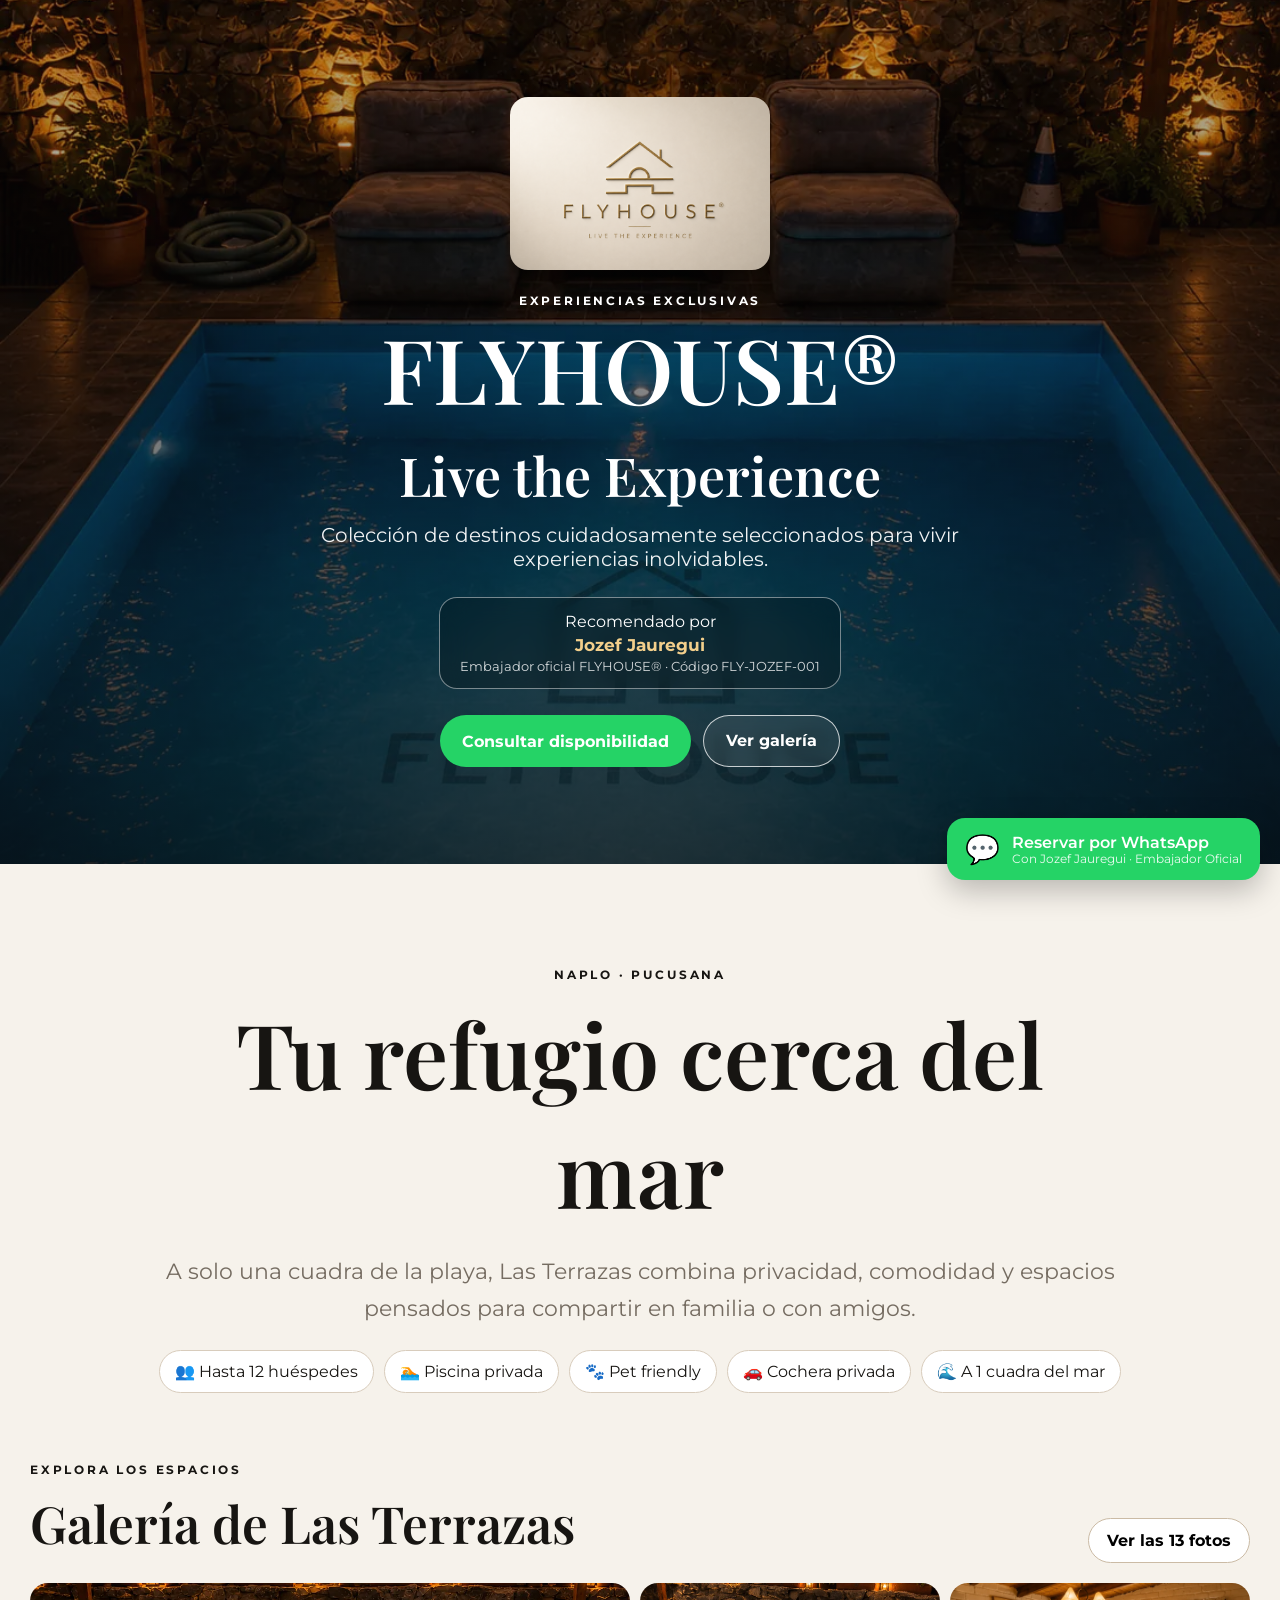
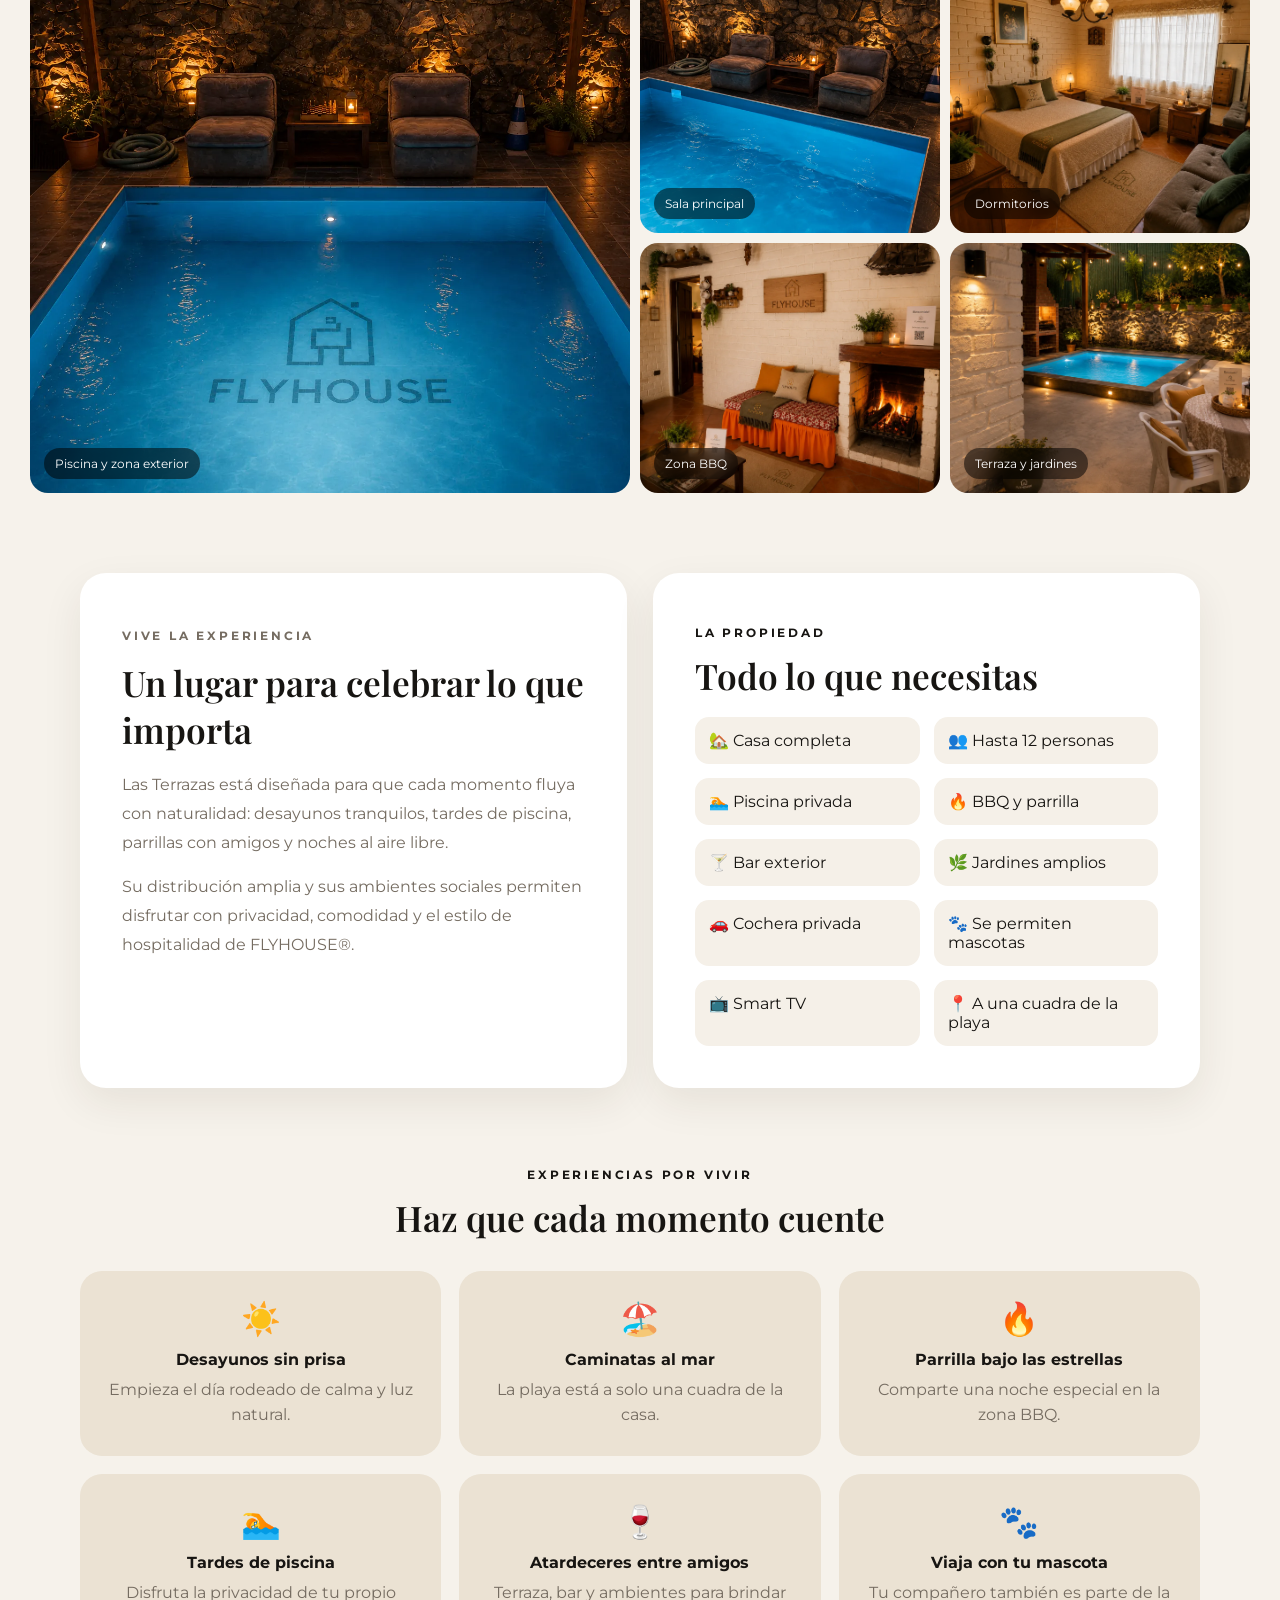
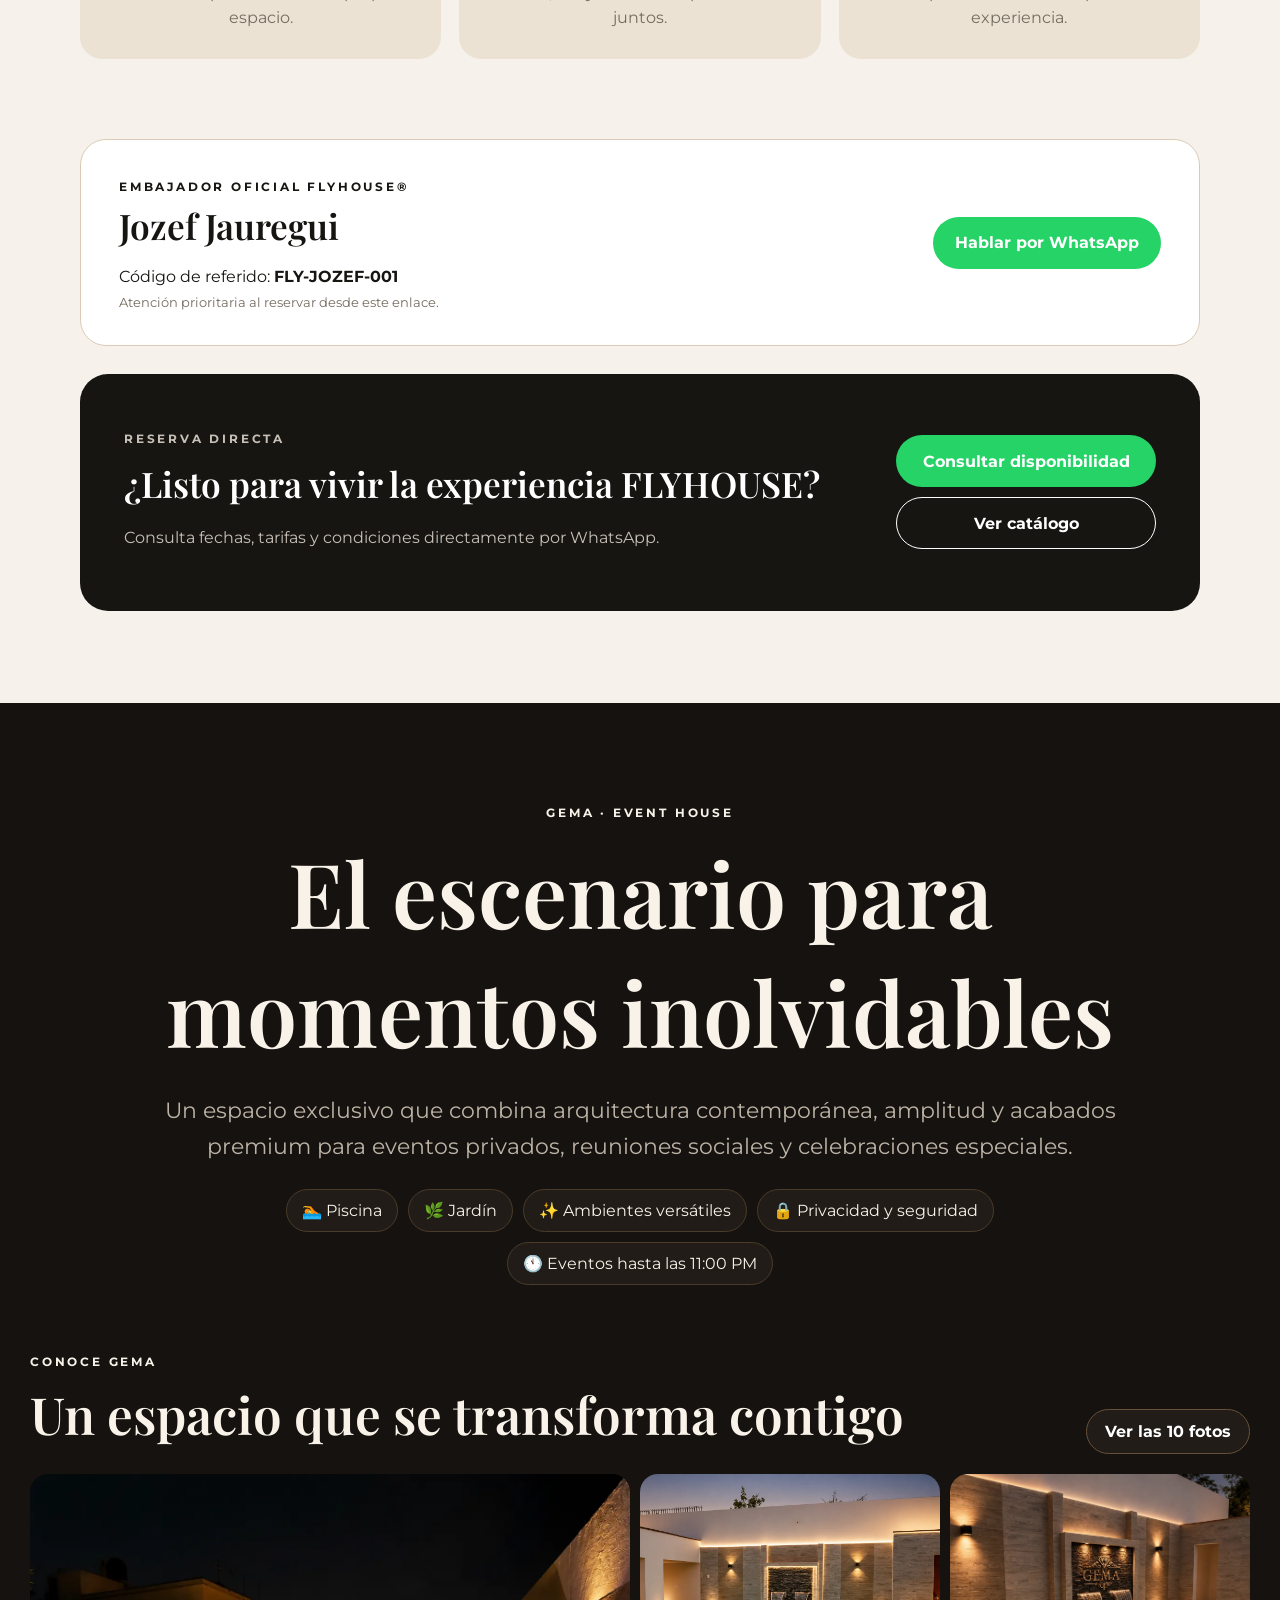
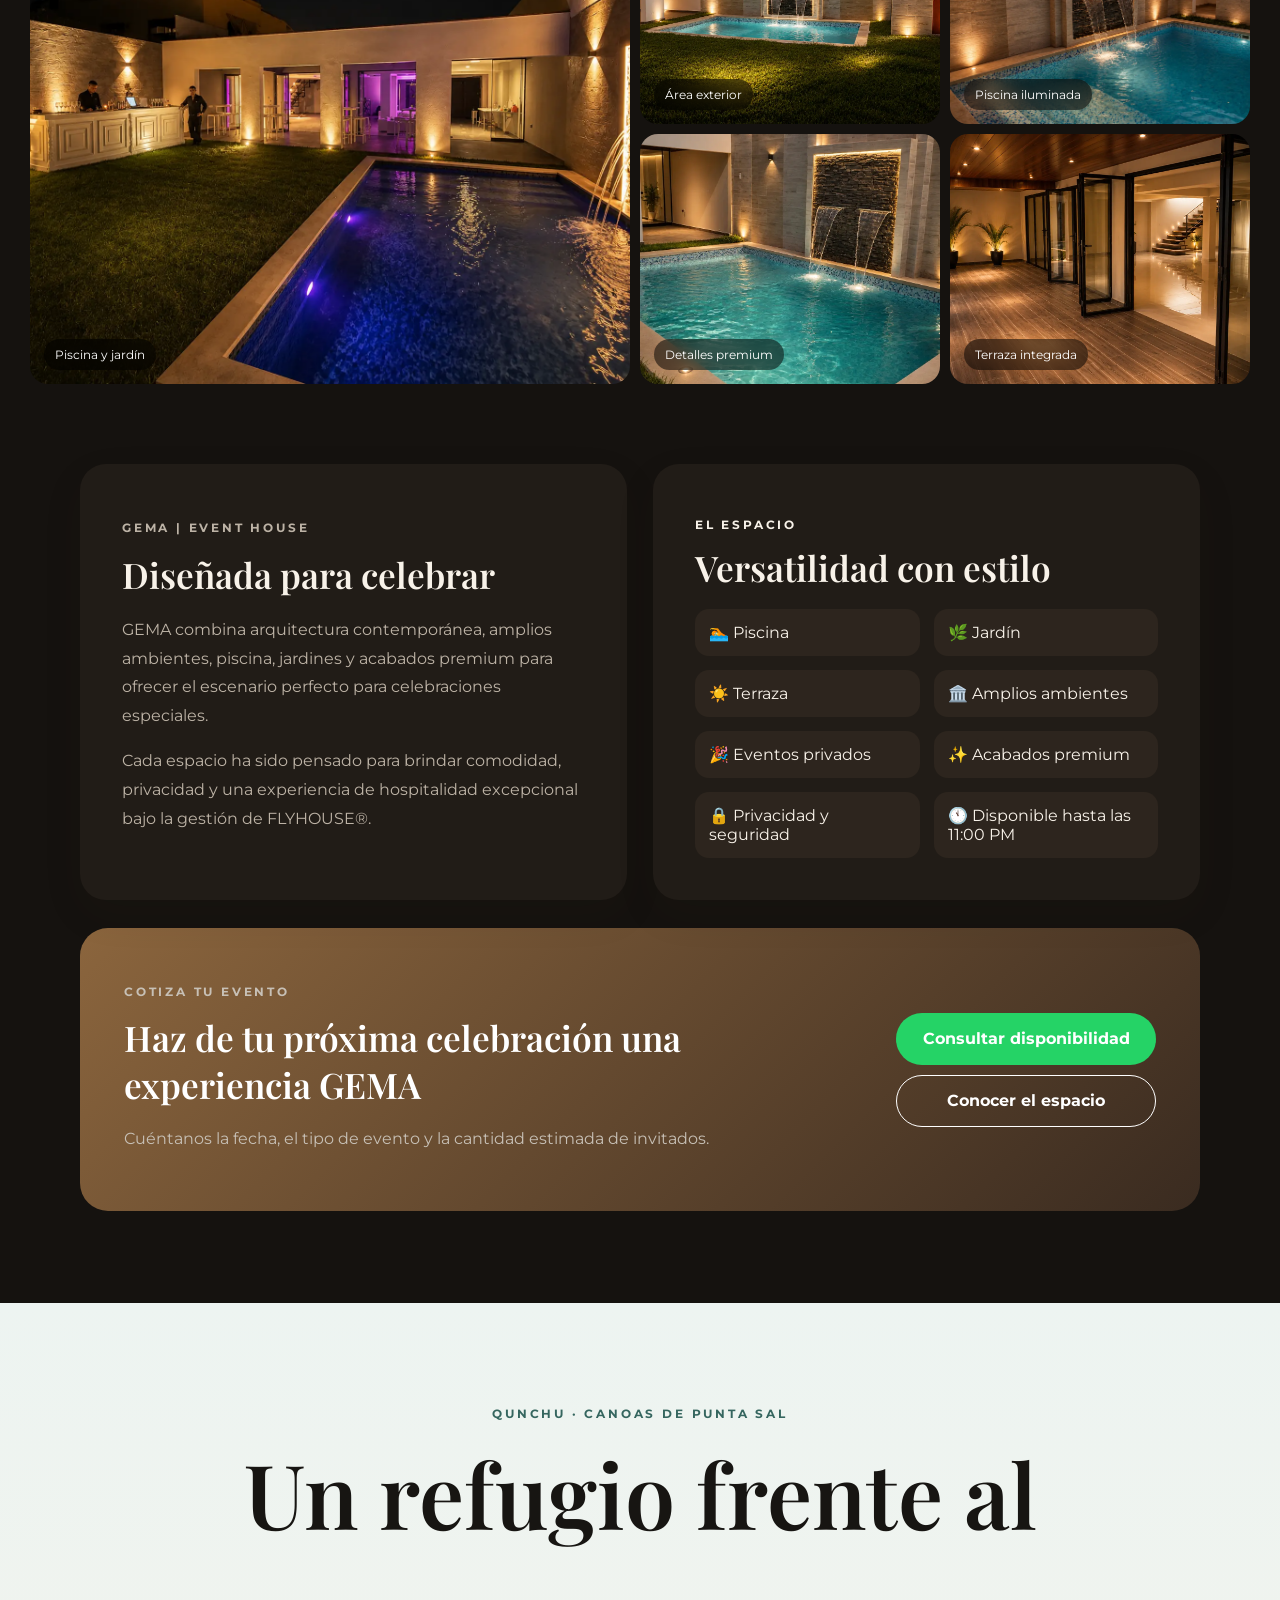
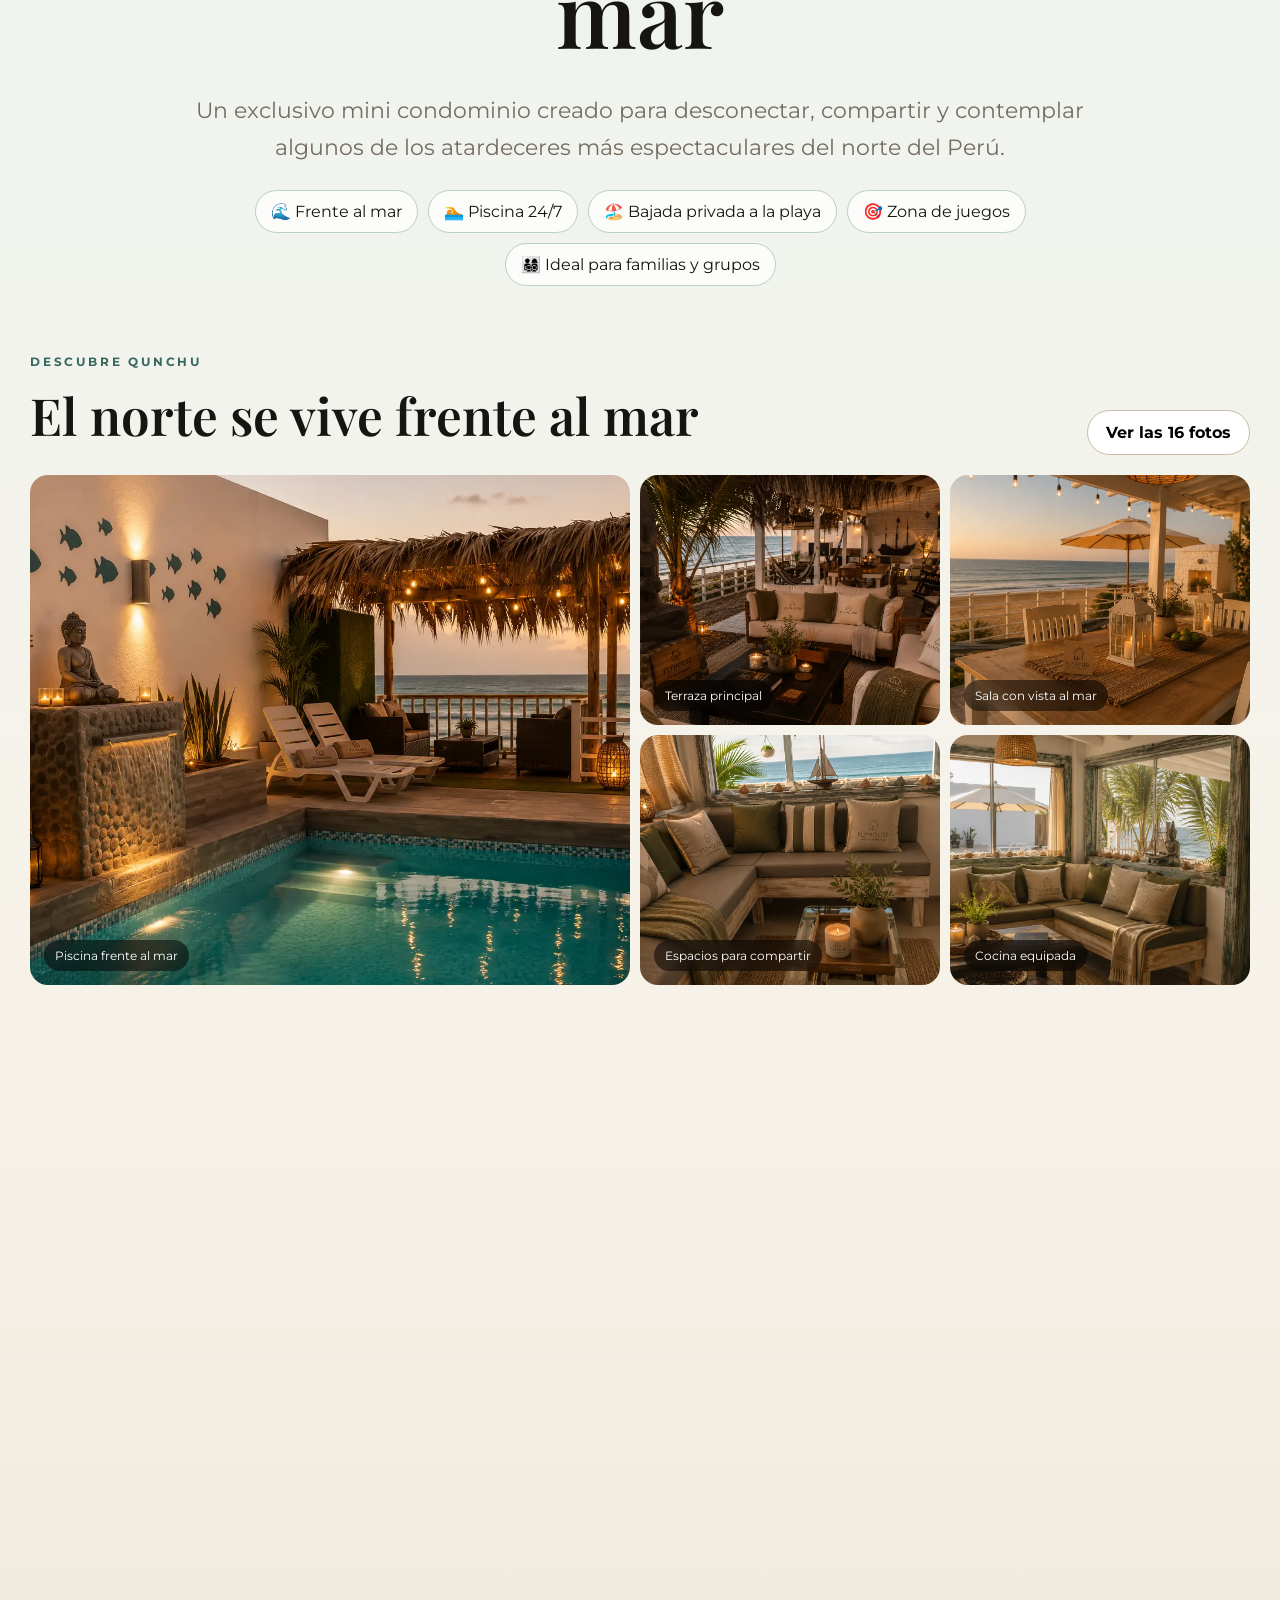
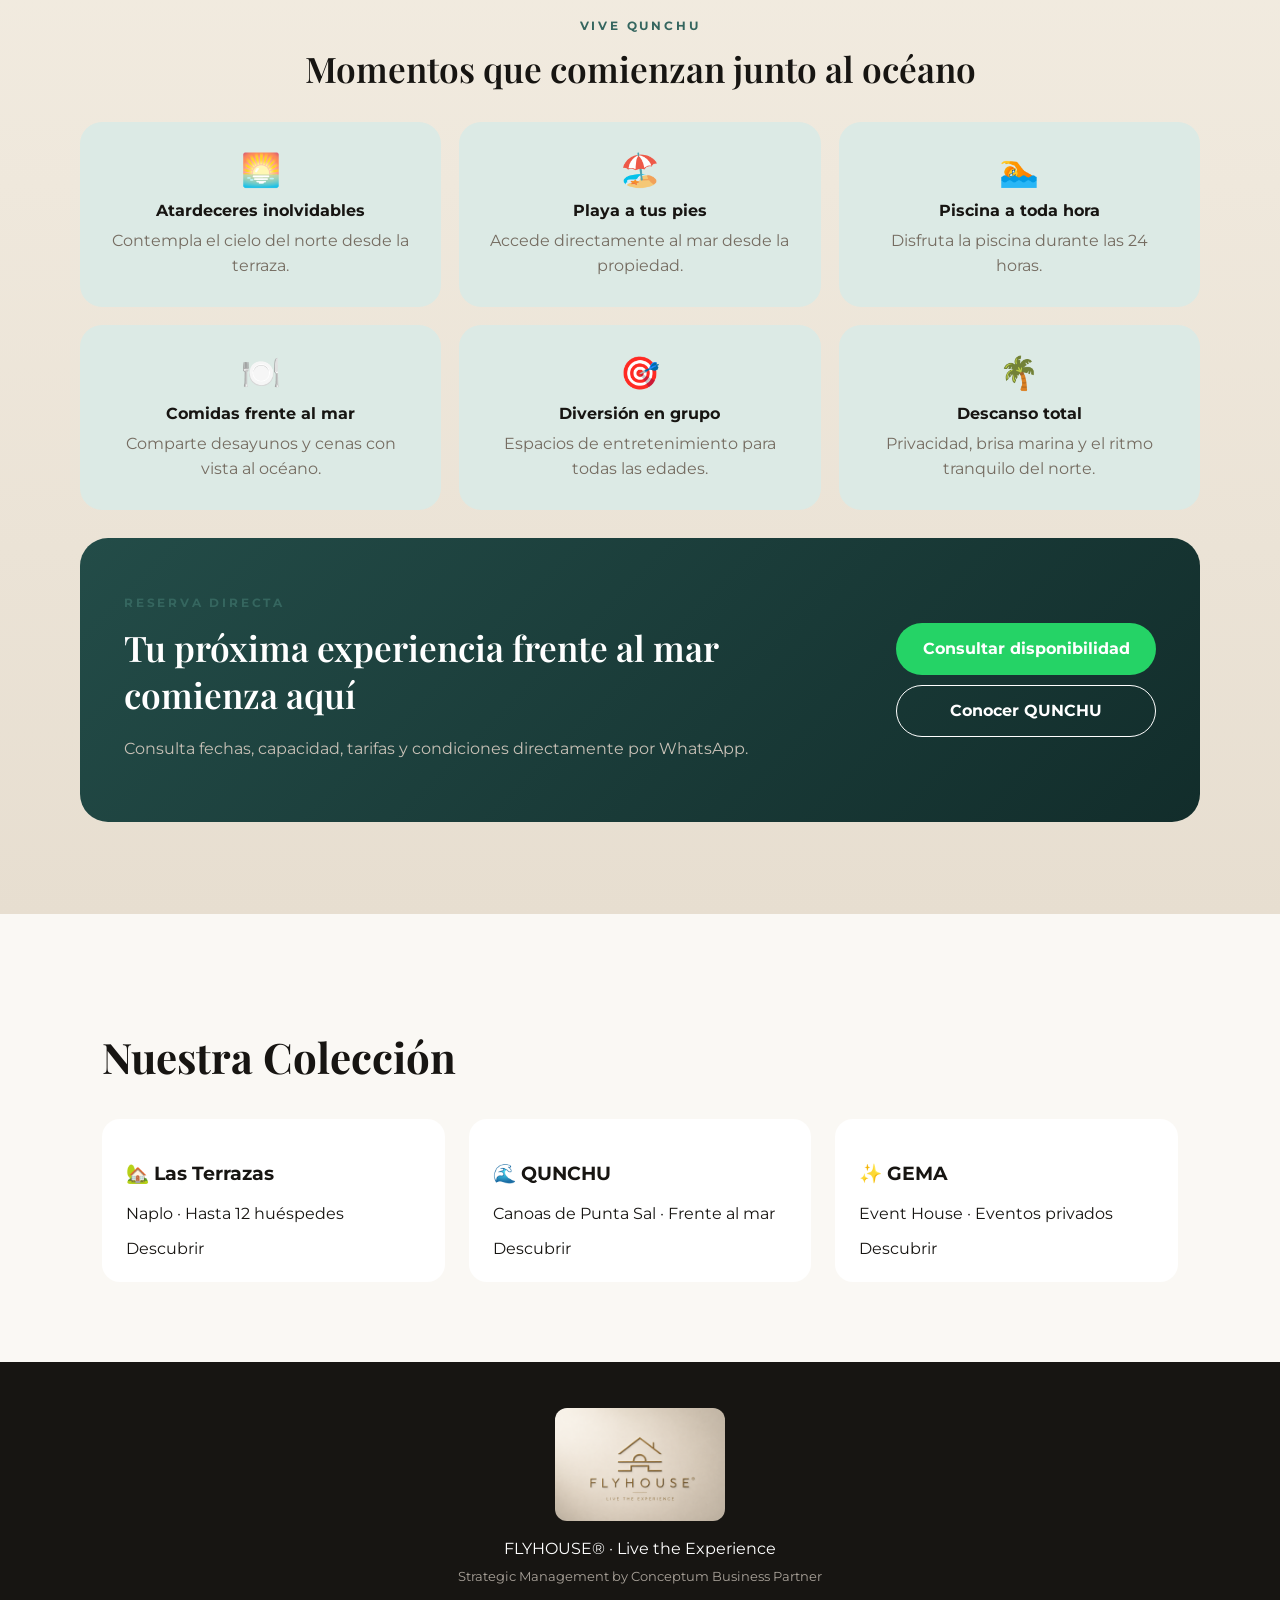
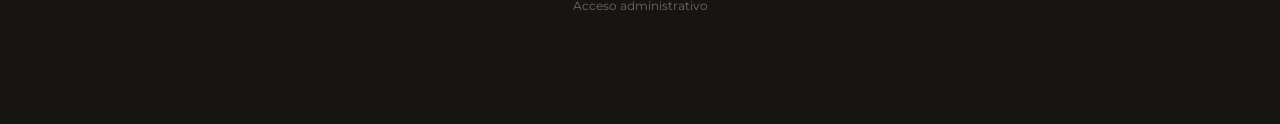
<file: index.html>
<!doctype html>
<html lang="es">
<head>
  <meta charset="utf-8" />
  <meta name="viewport" content="width=device-width, initial-scale=1" />
  <meta name="description" content="Las Terrazas · Naplo, una experiencia privada gestionada por FLYHOUSE®." />
  <title>FLYHOUSE® | Live the Experience</title>
  <link rel="preconnect" href="https://fonts.googleapis.com">
  <link rel="preconnect" href="https://fonts.gstatic.com" crossorigin>
  <link href="https://fonts.googleapis.com/css2?family=Montserrat:wght@400;500;600;700&family=Playfair+Display:wght@500;600&display=swap" rel="stylesheet">
  <link rel="stylesheet" href="styles.css" />
</head>
<body>
  <main>
    <section class="hero">
      <div class="hero-overlay"></div>
      <div class="hero-content reveal">
        <img class="brand-logo" src="assets/flyhouse-logo.png" alt="FLYHOUSE" />
        <p class="eyebrow">EXPERIENCIAS EXCLUSIVAS</p>
        <h1>FLYHOUSE®<br><span style="font-size:.6em">Live the Experience</span></h1>
        <p class="hero-copy">Colección de destinos cuidadosamente seleccionados para vivir experiencias inolvidables.</p>
        <div class="referral">
          <span>Recomendado por</span>
          <strong id="ambassadorName">Jozef Jauregui</strong>
          <small>Embajador oficial FLYHOUSE® · Código FLY-JOZEF-001</small>
        </div>
        <div class="hero-actions">
          <a class="btn btn-primary whatsapp-link" data-property="LAS TERRAZAS · NAPLO" href="#">Consultar disponibilidad</a>
          <a class="btn btn-ghost" href="#galeria">Ver galería</a>
        </div>
      </div>
    </section>

    <section id="naplo" class="property-detail">
      <div class="detail-intro reveal">
        <p class="eyebrow">NAPLO · PUCUSANA</p>
        <h2>Tu refugio cerca del mar</h2>
        <p class="lead">A solo una cuadra de la playa, Las Terrazas combina privacidad, comodidad y espacios pensados para compartir en familia o con amigos.</p>
        <div class="quick-facts">
          <span>👥 Hasta 12 huéspedes</span>
          <span>🏊 Piscina privada</span>
          <span>🐾 Pet friendly</span>
          <span>🚗 Cochera privada</span>
          <span>🌊 A 1 cuadra del mar</span>
        </div>
      </div>

      <section id="galeria" class="gallery-section reveal">
        <div class="section-heading">
          <div>
            <p class="eyebrow">EXPLORA LOS ESPACIOS</p>
            <h3>Galería de Las Terrazas</h3>
          </div>
          <button id="openGallery" class="gallery-count" type="button">Ver las 13 fotos</button>
        </div>

        <div class="gallery-premium">
          <button class="gallery-tile gallery-main" type="button" data-index="0">
            <img src="assets/naplo/naplo-01.webp" alt="Vista principal de Las Terrazas en Naplo">
            <span>Piscina y zona exterior</span>
          </button>
          <button class="gallery-tile" type="button" data-index="1">
            <img src="assets/naplo/naplo-02.webp" alt="Sala de Las Terrazas">
            <span>Sala principal</span>
          </button>
          <button class="gallery-tile" type="button" data-index="2">
            <img src="assets/naplo/naplo-03.webp" alt="Dormitorio de Las Terrazas">
            <span>Dormitorios</span>
          </button>
          <button class="gallery-tile" type="button" data-index="3">
            <img src="assets/naplo/naplo-04.webp" alt="Zona BBQ de Las Terrazas">
            <span>Zona BBQ</span>
          </button>
          <button class="gallery-tile" type="button" data-index="4">
            <img src="assets/naplo/naplo-05.webp" alt="Terraza de Las Terrazas">
            <span>Terraza y jardines</span>
          </button>
        </div>
      </section>

      <div class="detail-columns reveal">
        <article class="story-card">
          <p class="eyebrow">VIVE LA EXPERIENCIA</p>
          <h3>Un lugar para celebrar lo que importa</h3>
          <p>Las Terrazas está diseñada para que cada momento fluya con naturalidad: desayunos tranquilos, tardes de piscina, parrillas con amigos y noches al aire libre.</p>
          <p>Su distribución amplia y sus ambientes sociales permiten disfrutar con privacidad, comodidad y el estilo de hospitalidad de FLYHOUSE®.</p>
        </article>

        <article class="feature-card">
          <p class="eyebrow">LA PROPIEDAD</p>
          <h3>Todo lo que necesitas</h3>
          <div class="feature-list">
            <span>🏡 Casa completa</span>
            <span>👥 Hasta 12 personas</span>
            <span>🏊 Piscina privada</span>
            <span>🔥 BBQ y parrilla</span>
            <span>🍸 Bar exterior</span>
            <span>🌿 Jardines amplios</span>
            <span>🚗 Cochera privada</span>
            <span>🐾 Se permiten mascotas</span>
            <span>📺 Smart TV</span>
            <span>📍 A una cuadra de la playa</span>
          </div>
        </article>
      </div>

      <section class="experiences reveal">
        <p class="eyebrow">EXPERIENCIAS POR VIVIR</p>
        <h3>Haz que cada momento cuente</h3>
        <div class="experience-grid">
          <article><strong>☀️</strong><h4>Desayunos sin prisa</h4><p>Empieza el día rodeado de calma y luz natural.</p></article>
          <article><strong>🏖️</strong><h4>Caminatas al mar</h4><p>La playa está a solo una cuadra de la casa.</p></article>
          <article><strong>🔥</strong><h4>Parrilla bajo las estrellas</h4><p>Comparte una noche especial en la zona BBQ.</p></article>
          <article><strong>🏊</strong><h4>Tardes de piscina</h4><p>Disfruta la privacidad de tu propio espacio.</p></article>
          <article><strong>🍷</strong><h4>Atardeceres entre amigos</h4><p>Terraza, bar y ambientes para brindar juntos.</p></article>
          <article><strong>🐾</strong><h4>Viaja con tu mascota</h4><p>Tu compañero también es parte de la experiencia.</p></article>
        </div>
      </section>

      <div class="ambassador-card reveal">
        <div>
          <p class="eyebrow">EMBAJADOR OFICIAL FLYHOUSE®</p>
          <h3>Jozef Jauregui</h3>
          <p>Código de referido: <strong>FLY-JOZEF-001</strong></p>
          <small>Atención prioritaria al reservar desde este enlace.</small>
        </div>
        <a class="btn btn-primary whatsapp-link" data-property="LAS TERRAZAS · NAPLO" href="#">Hablar por WhatsApp</a>
      </div>

      <div class="booking-panel reveal">
        <div>
          <p class="eyebrow">RESERVA DIRECTA</p>
          <h3>¿Listo para vivir la experiencia FLYHOUSE?</h3>
          <p>Consulta fechas, tarifas y condiciones directamente por WhatsApp.</p>
        </div>
        <div class="booking-actions">
          <a class="btn btn-primary whatsapp-link" data-property="LAS TERRAZAS · NAPLO" href="#">Consultar disponibilidad</a>
          <a class="btn btn-outline" href="https://wa.me/p/27838111119157081/51994335396" target="_blank" rel="noopener">Ver catálogo</a>
        </div>
      </div>
    </section>

    <section id="gema" class="property-detail property-detail-gema">
      <div class="detail-intro reveal">
        <p class="eyebrow">GEMA · EVENT HOUSE</p>
        <h2>El escenario para momentos inolvidables</h2>
        <p class="lead">Un espacio exclusivo que combina arquitectura contemporánea, amplitud y acabados premium para eventos privados, reuniones sociales y celebraciones especiales.</p>
        <div class="quick-facts">
          <span>🏊 Piscina</span>
          <span>🌿 Jardín</span>
          <span>✨ Ambientes versátiles</span>
          <span>🔒 Privacidad y seguridad</span>
          <span>🕚 Eventos hasta las 11:00 PM</span>
        </div>
      </div>

      <section class="gallery-section reveal">
        <div class="section-heading">
          <div>
            <p class="eyebrow">CONOCE GEMA</p>
            <h3>Un espacio que se transforma contigo</h3>
          </div>
          <button class="gallery-count open-property-gallery" data-gallery="gema" type="button">Ver las 10 fotos</button>
        </div>

        <div class="gallery-premium">
          <button class="gallery-tile gallery-main property-gallery-tile" type="button" data-gallery="gema" data-index="0">
            <img src="assets/gema/gema-01.webp" alt="GEMA Event House con piscina, jardín y bar">
            <span>Piscina y jardín</span>
          </button>
          <button class="gallery-tile property-gallery-tile" type="button" data-gallery="gema" data-index="1">
            <img src="assets/gema/gema-02.webp" alt="Vista amplia de la piscina y jardín de GEMA">
            <span>Área exterior</span>
          </button>
          <button class="gallery-tile property-gallery-tile" type="button" data-gallery="gema" data-index="2">
            <img src="assets/gema/gema-03.webp" alt="Detalle de la piscina de GEMA">
            <span>Piscina iluminada</span>
          </button>
          <button class="gallery-tile property-gallery-tile" type="button" data-gallery="gema" data-index="3">
            <img src="assets/gema/gema-04.webp" alt="Piscina y caída de agua de GEMA">
            <span>Detalles premium</span>
          </button>
          <button class="gallery-tile property-gallery-tile" type="button" data-gallery="gema" data-index="4">
            <img src="assets/gema/gema-05.webp" alt="Terraza conectada al salón principal de GEMA">
            <span>Terraza integrada</span>
          </button>
        </div>
      </section>

      <div class="detail-columns reveal">
        <article class="story-card">
          <p class="eyebrow">GEMA | EVENT HOUSE</p>
          <h3>Diseñada para celebrar</h3>
          <p>GEMA combina arquitectura contemporánea, amplios ambientes, piscina, jardines y acabados premium para ofrecer el escenario perfecto para celebraciones especiales.</p>
          <p>Cada espacio ha sido pensado para brindar comodidad, privacidad y una experiencia de hospitalidad excepcional bajo la gestión de FLYHOUSE®.</p>
        </article>

        <article class="feature-card">
          <p class="eyebrow">EL ESPACIO</p>
          <h3>Versatilidad con estilo</h3>
          <div class="feature-list">
            <span>🏊 Piscina</span>
            <span>🌿 Jardín</span>
            <span>☀️ Terraza</span>
            <span>🏛️ Amplios ambientes</span>
            <span>🎉 Eventos privados</span>
            <span>✨ Acabados premium</span>
            <span>🔒 Privacidad y seguridad</span>
            <span>🕚 Disponible hasta las 11:00 PM</span>
          </div>
        </article>
      </div>

      <div class="booking-panel reveal">
        <div>
          <p class="eyebrow">COTIZA TU EVENTO</p>
          <h3>Haz de tu próxima celebración una experiencia GEMA</h3>
          <p>Cuéntanos la fecha, el tipo de evento y la cantidad estimada de invitados.</p>
        </div>
        <div class="booking-actions">
          <a class="btn btn-primary whatsapp-link" data-property="GEMA · EVENT HOUSE" href="#">Consultar disponibilidad</a>
          <a class="btn btn-outline" href="#gema">Conocer el espacio</a>
        </div>
      </div>
    </section>

    <section id="qunchu" class="property-detail property-detail-qunchu">
      <div class="detail-intro reveal">
        <p class="eyebrow">QUNCHU · CANOAS DE PUNTA SAL</p>
        <h2>Un refugio frente al mar</h2>
        <p class="lead">Un exclusivo mini condominio creado para desconectar, compartir y contemplar algunos de los atardeceres más espectaculares del norte del Perú.</p>
        <div class="quick-facts">
          <span>🌊 Frente al mar</span>
          <span>🏊 Piscina 24/7</span>
          <span>🏖️ Bajada privada a la playa</span>
          <span>🎯 Zona de juegos</span>
          <span>👨‍👩‍👧‍👦 Ideal para familias y grupos</span>
        </div>
      </div>

      <section class="gallery-section reveal">
        <div class="section-heading">
          <div>
            <p class="eyebrow">DESCUBRE QUNCHU</p>
            <h3>El norte se vive frente al mar</h3>
          </div>
          <button class="gallery-count open-property-gallery" data-gallery="qunchu" type="button">Ver las 16 fotos</button>
        </div>

        <div class="gallery-premium">
          <button class="gallery-tile gallery-main property-gallery-tile" type="button" data-gallery="qunchu" data-index="0">
            <img src="assets/qunchu/qunchu-01.webp" alt="Piscina de QUNCHU frente al océano al atardecer">
            <span>Piscina frente al mar</span>
          </button>
          <button class="gallery-tile property-gallery-tile" type="button" data-gallery="qunchu" data-index="1">
            <img src="assets/qunchu/qunchu-02.webp" alt="Terraza principal de QUNCHU con vista al océano">
            <span>Terraza principal</span>
          </button>
          <button class="gallery-tile property-gallery-tile" type="button" data-gallery="qunchu" data-index="2">
            <img src="assets/qunchu/qunchu-03.webp" alt="Sala con vista al mar en QUNCHU">
            <span>Sala con vista al mar</span>
          </button>
          <button class="gallery-tile property-gallery-tile" type="button" data-gallery="qunchu" data-index="3">
            <img src="assets/qunchu/qunchu-04.webp" alt="Sala interior de QUNCHU">
            <span>Espacios para compartir</span>
          </button>
          <button class="gallery-tile property-gallery-tile" type="button" data-gallery="qunchu" data-index="4">
            <img src="assets/qunchu/qunchu-05.webp" alt="Cocina equipada de QUNCHU frente al mar">
            <span>Cocina equipada</span>
          </button>
        </div>
      </section>

      <div class="detail-columns reveal">
        <article class="story-card">
          <p class="eyebrow">QUNCHU | CANOAS DE PUNTA SAL</p>
          <h3>Desconecta. Comparte. Recuerda.</h3>
          <p>Disfruta de acceso privado a la playa, piscina disponible las 24 horas, amplias áreas comunes y espacios de entretenimiento en un entorno privilegiado frente al océano.</p>
          <p>Cada detalle ha sido pensado para brindar privacidad, confort y una experiencia de hospitalidad excepcional bajo la gestión de FLYHOUSE®.</p>
        </article>

        <article class="feature-card">
          <p class="eyebrow">LA EXPERIENCIA</p>
          <h3>Todo para disfrutar el norte</h3>
          <div class="feature-list">
            <span>🌊 Ubicación frente al mar</span>
            <span>🏊 Piscina 24/7</span>
            <span>🏖️ Acceso privado a la playa</span>
            <span>🌅 Atardeceres únicos</span>
            <span>🛋️ Amplias áreas comunes</span>
            <span>🎯 Zona de juegos</span>
            <span>🔒 Privacidad y confort</span>
            <span>👨‍👩‍👧‍👦 Familias y grupos</span>
          </div>
        </article>
      </div>

      <section class="experiences reveal">
        <p class="eyebrow">VIVE QUNCHU</p>
        <h3>Momentos que comienzan junto al océano</h3>
        <div class="experience-grid">
          <article><strong>🌅</strong><h4>Atardeceres inolvidables</h4><p>Contempla el cielo del norte desde la terraza.</p></article>
          <article><strong>🏖️</strong><h4>Playa a tus pies</h4><p>Accede directamente al mar desde la propiedad.</p></article>
          <article><strong>🏊</strong><h4>Piscina a toda hora</h4><p>Disfruta la piscina durante las 24 horas.</p></article>
          <article><strong>🍽️</strong><h4>Comidas frente al mar</h4><p>Comparte desayunos y cenas con vista al océano.</p></article>
          <article><strong>🎯</strong><h4>Diversión en grupo</h4><p>Espacios de entretenimiento para todas las edades.</p></article>
          <article><strong>🌴</strong><h4>Descanso total</h4><p>Privacidad, brisa marina y el ritmo tranquilo del norte.</p></article>
        </div>
      </section>

      <div class="booking-panel reveal">
        <div>
          <p class="eyebrow">RESERVA DIRECTA</p>
          <h3>Tu próxima experiencia frente al mar comienza aquí</h3>
          <p>Consulta fechas, capacidad, tarifas y condiciones directamente por WhatsApp.</p>
        </div>
        <div class="booking-actions">
          <a class="btn btn-primary whatsapp-link" data-property="QUNCHU · CANOAS DE PUNTA SAL" href="#">Consultar disponibilidad</a>
          <a class="btn btn-outline" href="#qunchu">Conocer QUNCHU</a>
        </div>
      </div>
    </section>
  
<section style="padding:80px 8%;background:#faf8f4">
<h2 style="font-family:Playfair Display,serif;font-size:42px">Nuestra Colección</h2>
<div style="display:grid;grid-template-columns:repeat(auto-fit,minmax(260px,1fr));gap:24px;margin-top:32px">
<div style="padding:24px;border-radius:18px;background:white"><h3>🏡 Las Terrazas</h3><p>Naplo · Hasta 12 huéspedes</p><a href="#">Descubrir</a></div>
<div style="padding:24px;border-radius:18px;background:white"><h3>🌊 QUNCHU</h3><p>Canoas de Punta Sal · Frente al mar</p><a href="#qunchu">Descubrir</a></div>
<div style="padding:24px;border-radius:18px;background:white"><h3>✨ GEMA</h3><p>Event House · Eventos privados</p><a href="#gema">Descubrir</a></div>
</div></section>
</main>

  <dialog id="lightbox" aria-label="Galería de propiedades FLYHOUSE">
    <div class="lightbox-bar">
      <button id="closeLightbox" aria-label="Cerrar galería">×</button>
      <span id="lightboxCounter">1 / 13</span>
    </div>
    <button id="prevImage" class="lightbox-nav prev" aria-label="Imagen anterior">‹</button>
    <img id="lightboxImage" alt="Fotografía ampliada de Las Terrazas">
    <button id="nextImage" class="lightbox-nav next" aria-label="Imagen siguiente">›</button>
    <p id="lightboxCaption"></p>
  </dialog>

  <footer>
    <img src="assets/flyhouse-logo.png" alt="FLYHOUSE" />
    <p>FLYHOUSE® · Live the Experience</p>
    <small>Strategic Management by Conceptum Business Partner</small><br><a class="admin-access" href="admin/">Acceso administrativo</a>
  </footer>

  <a id="floatingWA" class="floating-wa whatsapp-link" data-property="LAS TERRAZAS · NAPLO" href="#">
    <span class="icon">💬</span>
    <div>
      <div>Reservar por WhatsApp</div>
      <small>Con Jozef Jauregui · Embajador Oficial</small>
    </div>
  </a>

  <script src="script.js"></script>
</body>
</html>
</file>
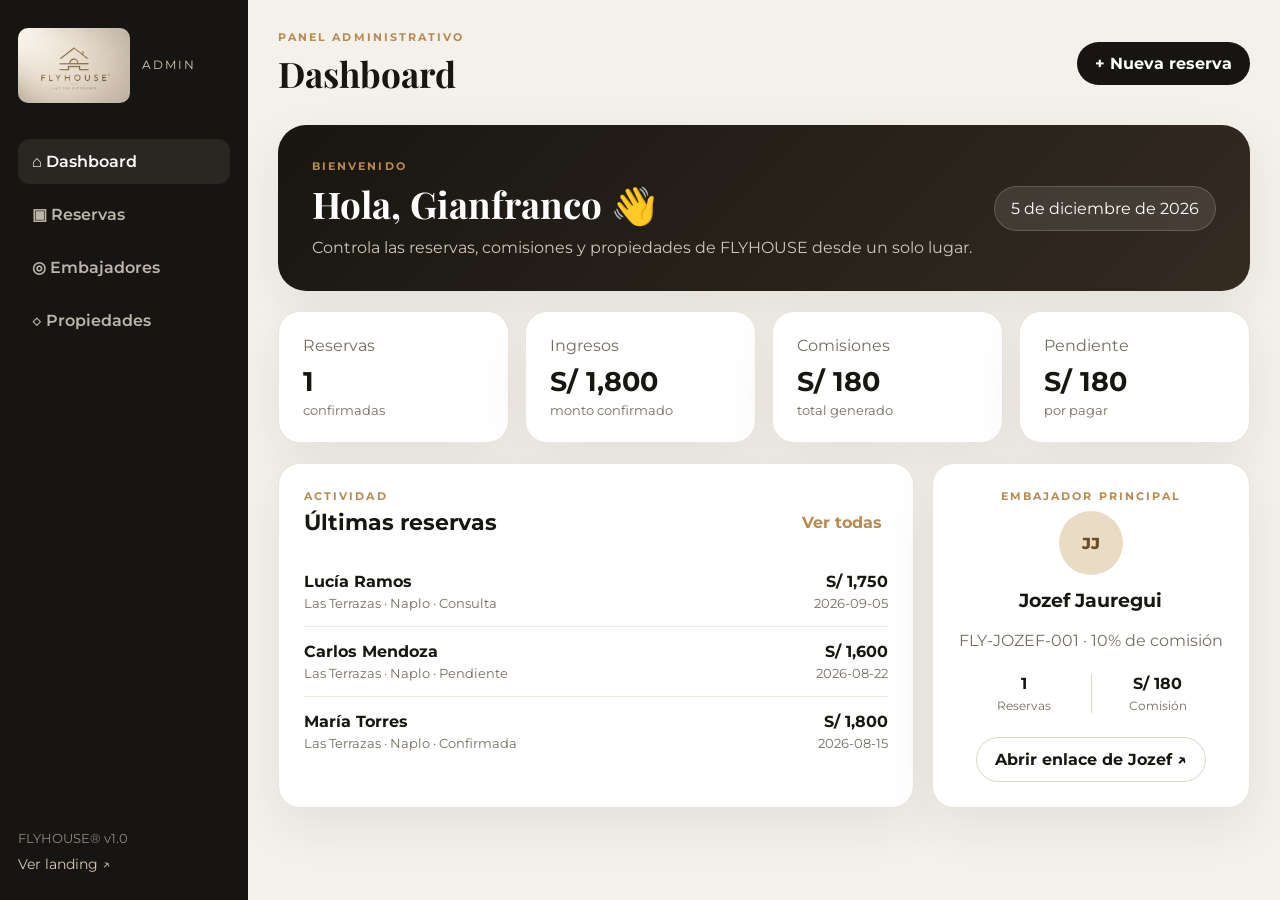
<file: admin/index.html>
<!doctype html>
<html lang="es">
<head>
  <meta charset="utf-8" />
  <meta name="viewport" content="width=device-width, initial-scale=1" />
  <meta name="robots" content="noindex,nofollow" />
  <title>FLYHOUSE Admin</title>
  <link rel="preconnect" href="https://fonts.googleapis.com">
  <link rel="preconnect" href="https://fonts.gstatic.com" crossorigin>
  <link href="https://fonts.googleapis.com/css2?family=Montserrat:wght@400;500;600;700&family=Playfair+Display:wght@600&display=swap" rel="stylesheet">
  <link rel="stylesheet" href="admin.css" />
</head>
<body>
  <aside class="sidebar" id="sidebar">
    <a class="brand" href="../index.html"><img src="../assets/flyhouse-logo.png" alt="FLYHOUSE"><span>ADMIN</span></a>
    <nav>
      <button class="nav-item active" data-view="dashboard">⌂ <span>Dashboard</span></button>
      <button class="nav-item" data-view="reservas">▣ <span>Reservas</span></button>
      <button class="nav-item" data-view="embajadores">◎ <span>Embajadores</span></button>
      <button class="nav-item" data-view="propiedades">◇ <span>Propiedades</span></button>
    </nav>
    <div class="sidebar-footer"><small>FLYHOUSE® v1.0</small><a href="../index.html">Ver landing ↗</a></div>
  </aside>

  <main class="app-shell">
    <header class="topbar">
      <button id="menuToggle" class="menu-toggle" aria-label="Abrir menú">☰</button>
      <div><p class="eyebrow">PANEL ADMINISTRATIVO</p><h1 id="pageTitle">Dashboard</h1></div>
      <button class="primary-btn" id="newReservation">+ Nueva reserva</button>
    </header>

    <section id="dashboard" class="view active">
      <div class="welcome-card">
        <div><p class="eyebrow">BIENVENIDO</p><h2>Hola, Gianfranco 👋</h2><p>Controla las reservas, comisiones y propiedades de FLYHOUSE desde un solo lugar.</p></div>
        <div class="date-chip" id="todayLabel"></div>
      </div>

      <div class="stats-grid">
        <article class="stat-card"><span>Reservas</span><strong id="statReservations">0</strong><small>confirmadas</small></article>
        <article class="stat-card"><span>Ingresos</span><strong id="statRevenue">S/ 0</strong><small>monto confirmado</small></article>
        <article class="stat-card"><span>Comisiones</span><strong id="statCommission">S/ 0</strong><small>total generado</small></article>
        <article class="stat-card"><span>Pendiente</span><strong id="statPending">S/ 0</strong><small>por pagar</small></article>
      </div>

      <div class="dashboard-grid">
        <article class="panel">
          <div class="panel-head"><div><p class="eyebrow">ACTIVIDAD</p><h3>Últimas reservas</h3></div><button class="text-btn" data-go="reservas">Ver todas</button></div>
          <div id="recentReservations" class="reservation-list"></div>
        </article>
        <article class="panel ambassador-summary">
          <p class="eyebrow">EMBAJADOR PRINCIPAL</p>
          <div class="avatar">JJ</div><h3>Jozef Jauregui</h3><p class="muted">FLY-JOZEF-001 · 10% de comisión</p>
          <div class="mini-metrics"><div><strong id="jozefReservations">0</strong><span>Reservas</span></div><div><strong id="jozefCommission">S/ 0</strong><span>Comisión</span></div></div>
          <a class="outline-btn" href="../index.html?ref=jozef" target="_blank">Abrir enlace de Jozef ↗</a>
        </article>
      </div>
    </section>

    <section id="reservas" class="view">
      <div class="toolbar">
        <input id="searchInput" type="search" placeholder="Buscar cliente, propiedad o embajador…">
        <select id="statusFilter"><option value="all">Todos los estados</option><option>Consulta</option><option>Pendiente</option><option>Confirmada</option><option>Cancelada</option></select>
      </div>
      <div class="table-wrap">
        <table>
          <thead><tr><th>Cliente</th><th>Propiedad</th><th>Embajador</th><th>Fechas</th><th>Monto</th><th>Estado</th><th>Comisión</th><th></th></tr></thead>
          <tbody id="reservationTable"></tbody>
        </table>
      </div>
      <div id="emptyState" class="empty-state">Aún no hay reservas registradas.</div>
    </section>

    <section id="embajadores" class="view">
      <div class="cards-grid">
        <article class="entity-card featured"><div class="avatar">JJ</div><div><p class="eyebrow">EMBAJADOR ACTIVO</p><h3>Jozef Jauregui</h3><p>FLY-JOZEF-001 · 10%</p></div><div class="entity-stats"><span><strong id="ambReservations">0</strong> reservas</span><span><strong id="ambSales">S/ 0</strong> en ventas</span><span><strong id="ambCommission">S/ 0</strong> comisión</span></div><button class="copy-btn" data-copy="https://flyhouse-ambassadors.vercel.app/?ref=jozef">Copiar enlace</button></article>
        <article class="entity-card coming"><p class="eyebrow">SIGUIENTE ETAPA</p><h3>Agregar embajador</h3><p>En la próxima versión podrás crear códigos y enlaces directamente desde este panel.</p></article>
      </div>
    </section>

    <section id="propiedades" class="view">
      <div class="cards-grid">
        <article class="property-card"><img src="../assets/naplo/naplo-01.webp" alt="Las Terrazas"><div><span class="status active-status">Activa</span><p class="eyebrow">NAPLO · PUCUSANA</p><h3>Las Terrazas</h3><p>Hasta 12 huéspedes · Piscina · Pet Friendly</p><a href="../index.html" target="_blank">Ver landing ↗</a></div></article>
        <article class="property-card muted-card"><img src="../assets/qunchu.png" alt="QUNCHU"><div><span class="status">Próximamente</span><p class="eyebrow">CANOAS DE PUNTA SAL</p><h3>QUNCHU</h3><p>Propiedad pendiente de publicación.</p></div></article>
        <article class="property-card muted-card"><img src="../assets/gema.png" alt="GEMA"><div><span class="status">Próximamente</span><p class="eyebrow">EXPERIENCIA FLYHOUSE</p><h3>GEMA</h3><p>Propiedad pendiente de publicación.</p></div></article>
      </div>
    </section>
  </main>

  <dialog id="reservationModal">
    <form id="reservationForm" method="dialog">
      <div class="modal-head"><div><p class="eyebrow">REGISTRO MANUAL</p><h2>Nueva reserva</h2></div><button type="button" id="closeModal">×</button></div>
      <div class="form-grid">
        <label>Cliente<input name="client" required placeholder="Nombre completo"></label>
        <label>WhatsApp<input name="phone" placeholder="999 999 999"></label>
        <label>Propiedad<select name="property"><option>Las Terrazas · Naplo</option><option>QUNCHU</option><option>GEMA</option></select></label>
        <label>Embajador<select name="ambassador"><option>Jozef Jauregui</option><option>Venta directa</option></select></label>
        <label>Check-in<input name="checkin" type="date"></label>
        <label>Check-out<input name="checkout" type="date"></label>
        <label>Monto total (S/)<input name="amount" type="number" min="0" step="0.01" required placeholder="0.00"></label>
        <label>Estado<select name="status"><option>Consulta</option><option>Pendiente</option><option>Confirmada</option><option>Cancelada</option></select></label>
        <label class="full">Notas<textarea name="notes" rows="3" placeholder="Detalles de la reserva…"></textarea></label>
      </div>
      <div class="modal-actions"><button type="button" class="secondary-btn" id="cancelModal">Cancelar</button><button type="submit" class="primary-btn">Guardar reserva</button></div>
    </form>
  </dialog>

  <div id="toast" class="toast">Enlace copiado</div>
  <script src="admin.js"></script>
</body>
</html>
</file>
<file: styles.css>
:root{--bg:#f6f2eb;--text:#171512;--muted:#756c61;--gold:#b58a52;--dark:#161411;--white:#fff;--soft:#ebe2d3}
*{box-sizing:border-box}html{scroll-behavior:smooth}body{margin:0;font-family:"Montserrat",sans-serif;color:var(--text);background:var(--bg)}img{display:block;max-width:100%}a{text-decoration:none;color:inherit}button{font:inherit}
.hero{position:relative;min-height:96vh;display:grid;place-items:center;padding:42px 22px;background:url("assets/naplo/naplo-01.webp") center/cover no-repeat;color:#fff;text-align:center}
.hero-overlay{position:absolute;inset:0;background:linear-gradient(180deg,rgba(8,8,8,.26),rgba(8,8,8,.78))}
.hero-content{position:relative;z-index:1;max-width:960px}.brand-logo{width:min(260px,68vw);margin:0 auto 24px;border-radius:18px;box-shadow:0 18px 50px rgba(0,0,0,.25)}
.eyebrow{letter-spacing:.24em;font-size:.73rem;font-weight:700}.hero h1,.detail-intro h2,.section-heading h3,.story-card h3,.feature-card h3,.experiences h3,.ambassador-card h3,.booking-panel h3,.coming-soon h2{font-family:"Playfair Display",serif;font-weight:600}
.hero h1{font-size:clamp(3rem,7vw,6.4rem);line-height:1.02;margin:14px auto 18px}.hero-copy{font-size:clamp(1rem,2vw,1.25rem);opacity:.94;max-width:760px;margin:0 auto}
.referral{display:grid;gap:3px;width:max-content;max-width:100%;margin:26px auto;padding:14px 20px;border:1px solid rgba(255,255,255,.45);border-radius:18px;background:rgba(0,0,0,.24);backdrop-filter:blur(12px)}.referral strong{color:#f3cf8b;font-size:1.08rem}.referral small{opacity:.82}
.hero-actions{display:flex;justify-content:center;gap:12px;flex-wrap:wrap}.btn{display:inline-flex;align-items:center;justify-content:center;min-height:52px;padding:14px 22px;border-radius:999px;font-weight:700;border:0;cursor:pointer}.btn-primary{background:#25D366;color:#fff}.btn-ghost{border:1px solid rgba(255,255,255,.75);background:rgba(255,255,255,.08);color:#fff;backdrop-filter:blur(8px)}.btn-outline{border:1px solid #fff;color:#fff}
.property-detail{padding:92px 22px}.detail-intro{max-width:980px;margin:0 auto 58px;text-align:center}.detail-intro h2{font-size:clamp(3rem,7vw,5.8rem);margin:8px 0}.lead{font-size:clamp(1.05rem,2vw,1.35rem);line-height:1.7;color:var(--muted)}
.quick-facts{display:flex;flex-wrap:wrap;justify-content:center;gap:10px;margin-top:24px}.quick-facts span{padding:11px 15px;border:1px solid #d8ccbc;border-radius:999px;background:#fff}
.gallery-section{width:min(1220px,100%);margin:auto}.section-heading{display:flex;justify-content:space-between;align-items:end;gap:20px;margin-bottom:20px}.section-heading h3{font-size:clamp(2.2rem,4vw,3.8rem);margin:6px 0}.gallery-count{border:1px solid #cbbba5;background:#fff;padding:12px 18px;border-radius:999px;cursor:pointer;font-weight:700}
.gallery-premium{display:grid;grid-template-columns:2fr 1fr 1fr;grid-template-rows:250px 250px;gap:10px}.gallery-tile{position:relative;border:0;padding:0;border-radius:18px;overflow:hidden;cursor:pointer;background:#ddd}.gallery-main{grid-row:span 2}.gallery-tile img{width:100%;height:100%;object-fit:cover;transition:transform .45s}.gallery-tile:hover img{transform:scale(1.035)}.gallery-tile span{position:absolute;left:14px;bottom:14px;color:#fff;background:rgba(0,0,0,.52);padding:8px 11px;border-radius:999px;font-size:.78rem;backdrop-filter:blur(8px)}
.detail-columns{width:min(1120px,100%);margin:80px auto 0;display:grid;grid-template-columns:1fr 1fr;gap:26px}.story-card,.feature-card{padding:42px;border-radius:26px;background:#fff;box-shadow:0 15px 40px rgba(46,34,17,.08)}.story-card h3,.feature-card h3,.experiences h3,.ambassador-card h3,.booking-panel h3{font-size:2.2rem;margin:8px 0 18px}.story-card p{line-height:1.8;color:var(--muted)}.feature-list{display:grid;grid-template-columns:1fr 1fr;gap:14px}.feature-list span{padding:14px;border-radius:14px;background:#f5f0e8}
.experiences{width:min(1120px,100%);margin:80px auto 0;text-align:center}.experience-grid{display:grid;grid-template-columns:repeat(3,1fr);gap:18px;margin-top:30px}.experience-grid article{background:var(--soft);border-radius:22px;padding:28px}.experience-grid strong{font-size:2rem}.experience-grid h4{margin:12px 0 8px}.experience-grid p{color:var(--muted);line-height:1.6;margin:0}
.ambassador-card{width:min(1120px,100%);margin:80px auto 0;padding:34px 38px;display:flex;justify-content:space-between;align-items:center;gap:24px;background:#fff;border:1px solid #dbcbb6;border-radius:26px}.ambassador-card p{margin:6px 0}.ambassador-card small{color:var(--muted)}
.booking-panel{width:min(1120px,100%);margin:28px auto 0;padding:44px;display:flex;justify-content:space-between;align-items:center;gap:30px;background:#171512;color:#fff;border-radius:28px}.booking-panel p{color:#c7c0b6;line-height:1.6}.booking-actions{display:grid;gap:10px;min-width:260px}
.property-detail-gema{background:#15120f;color:#f8f2e9}.property-detail-gema .lead,.property-detail-gema .story-card p{color:#bdb3a6}.property-detail-gema .quick-facts span{background:#211c17;border-color:#4b3b2a}.property-detail-gema .gallery-count{background:#211c17;color:#fff;border-color:#665039}.property-detail-gema .story-card,.property-detail-gema .feature-card{background:#211c17}.property-detail-gema .feature-list span{background:#2d251e}.property-detail-gema .booking-panel{background:linear-gradient(135deg,#8b653d,#3a2b20)}
.property-detail-qunchu{background:linear-gradient(180deg,#edf4f1 0%,#f7f2e8 48%,#e7ded0 100%)}.property-detail-qunchu .eyebrow{color:#35665f}.property-detail-qunchu .quick-facts span{background:rgba(255,255,255,.8);border-color:#b9cec7}.property-detail-qunchu .story-card,.property-detail-qunchu .feature-card{background:rgba(255,255,255,.88)}.property-detail-qunchu .feature-list span{background:#e7f0ec}.property-detail-qunchu .experience-grid article{background:#dceae5}.property-detail-qunchu .booking-panel{background:linear-gradient(135deg,#234c48,#122d2b)}
.coming-soon{text-align:center;padding:80px 22px;background:var(--soft)}.coming-soon h2{font-size:clamp(2.4rem,5vw,4rem);margin:8px}.coming-soon p:last-child{color:var(--muted)}
dialog{width:min(1180px,96vw);border:0;border-radius:18px;padding:54px 70px 28px;background:#111;color:#fff;overflow:visible}dialog::backdrop{background:rgba(0,0,0,.88)}dialog img{width:100%;max-height:76vh;object-fit:contain}.lightbox-bar{position:absolute;top:12px;left:14px;right:14px;display:flex;justify-content:space-between;align-items:center}.lightbox-bar button{border:0;width:42px;height:42px;border-radius:50%;font-size:1.8rem;cursor:pointer}.lightbox-nav{position:absolute;top:50%;transform:translateY(-50%);border:0;width:48px;height:48px;border-radius:50%;font-size:2rem;cursor:pointer}.lightbox-nav.prev{left:12px}.lightbox-nav.next{right:12px}#lightboxCaption{text-align:center;margin:12px 0 0;color:#d7d0c8}
footer{background:#171512;color:#fff;text-align:center;padding:46px 22px 110px}footer img{width:170px;margin:0 auto 18px;border-radius:12px}footer p{margin:0 0 8px}footer small{color:#aaa39a}
.reveal{opacity:0;transform:translateY(24px);transition:opacity .7s ease,transform .7s ease}.reveal.visible{opacity:1;transform:none}
.floating-wa{position:fixed;right:20px;bottom:20px;z-index:9999;display:flex;align-items:center;gap:12px;background:#25D366;color:#fff;padding:14px 18px;border-radius:18px;box-shadow:0 10px 30px rgba(0,0,0,.25);font-weight:600;animation:pulse 2.8s infinite;transition:.3s}.floating-wa:hover{transform:translateY(-3px) scale(1.02)}.floating-wa small{display:block;font-size:.72rem;opacity:.9;font-weight:400}.floating-wa .icon{font-size:28px}@keyframes pulse{0%,100%{transform:scale(1)}50%{transform:scale(1.045)}}
@media(max-width:900px){.gallery-premium{grid-template-columns:1.5fr 1fr;grid-template-rows:220px 220px}.gallery-tile:nth-child(4),.gallery-tile:nth-child(5){display:none}.detail-columns{grid-template-columns:1fr}.experience-grid{grid-template-columns:1fr 1fr}.booking-panel,.ambassador-card{align-items:flex-start;flex-direction:column}.booking-actions{width:100%;min-width:0}}
@media(max-width:640px){.hero{min-height:90vh}.brand-logo{width:210px}.property-detail{padding:68px 14px}.detail-intro{text-align:left}.quick-facts{justify-content:flex-start}.section-heading{align-items:flex-start;flex-direction:column}.gallery-premium{grid-template-columns:1fr 1fr;grid-template-rows:240px 150px}.gallery-main{grid-column:span 2;grid-row:auto}.gallery-tile:nth-child(4),.gallery-tile:nth-child(5){display:none}.story-card,.feature-card{padding:26px}.feature-list{grid-template-columns:1fr}.experience-grid{grid-template-columns:1fr}.booking-panel,.ambassador-card{padding:28px}.floating-wa{left:12px;right:12px;bottom:12px;border-radius:16px;justify-content:center}.floating-wa small{font-size:.68rem}dialog{padding:58px 10px 22px}.lightbox-nav{width:42px;height:42px}.lightbox-nav.prev{left:8px}.lightbox-nav.next{right:8px}}

.admin-access{display:inline-block;margin-top:14px;color:#6f6961;font-size:.72rem;text-decoration:none}.admin-access:hover{color:#fff}
</file>
<file: admin/admin.css>
:root{--bg:#f4f1eb;--panel:#fff;--text:#181611;--muted:#756d62;--gold:#b78a4f;--line:#ded5c9;--dark:#171511;--green:#1e9a5c;--shadow:0 18px 50px rgba(37,28,17,.08)}
*{box-sizing:border-box}body{margin:0;font-family:Montserrat,sans-serif;background:var(--bg);color:var(--text)}button,input,select,textarea{font:inherit}button{cursor:pointer}.eyebrow{margin:0 0 6px;letter-spacing:.19em;font-weight:700;font-size:.68rem;color:var(--gold)}h1,h2,h3,p{margin-top:0}.sidebar{position:fixed;inset:0 auto 0 0;width:248px;background:var(--dark);color:#fff;padding:28px 18px;display:flex;flex-direction:column;z-index:20}.brand{display:flex;align-items:center;gap:12px;color:#fff;text-decoration:none;margin-bottom:36px}.brand img{width:112px;border-radius:10px}.brand span{font-size:.72rem;letter-spacing:.18em;color:#d8c9b5}.sidebar nav{display:grid;gap:8px}.nav-item{width:100%;border:0;background:transparent;color:#bcb5aa;text-align:left;padding:13px 14px;border-radius:12px;font-weight:600}.nav-item:hover,.nav-item.active{background:#2a2722;color:#fff}.sidebar-footer{margin-top:auto;display:grid;gap:10px;color:#8f887f}.sidebar-footer a{color:#d8c9b5;text-decoration:none;font-size:.85rem}.app-shell{margin-left:248px;min-height:100vh;padding:30px}.topbar{display:flex;justify-content:space-between;align-items:center;gap:20px;margin-bottom:28px}.topbar h1{font-family:"Playfair Display",serif;font-size:2.2rem;margin:0}.menu-toggle{display:none}.primary-btn,.secondary-btn,.outline-btn,.copy-btn{border:0;border-radius:999px;padding:12px 18px;font-weight:700}.primary-btn{background:var(--dark);color:#fff}.secondary-btn{background:#ece6dd}.outline-btn,.copy-btn{display:inline-flex;justify-content:center;border:1px solid var(--line);background:#fff;color:var(--text);text-decoration:none}.view{display:none}.view.active{display:block}.welcome-card{background:linear-gradient(135deg,#181611,#342b21);color:#fff;border-radius:28px;padding:34px;display:flex;justify-content:space-between;align-items:center;box-shadow:var(--shadow)}.welcome-card h2{font-family:"Playfair Display",serif;font-size:2.3rem;margin-bottom:10px}.welcome-card p:last-child{color:#cfc6bb;margin:0}.date-chip{background:rgba(255,255,255,.1);padding:12px 16px;border:1px solid rgba(255,255,255,.16);border-radius:999px}.stats-grid{display:grid;grid-template-columns:repeat(4,1fr);gap:16px;margin:20px 0}.stat-card,.panel,.entity-card,.property-card{background:var(--panel);border:1px solid #ebe4da;border-radius:22px;box-shadow:var(--shadow)}.stat-card{padding:24px}.stat-card span,.stat-card small{display:block;color:var(--muted)}.stat-card strong{display:block;font-size:1.7rem;margin:10px 0 4px}.dashboard-grid{display:grid;grid-template-columns:1.6fr .8fr;gap:18px}.panel{padding:25px}.panel-head{display:flex;justify-content:space-between;align-items:center}.panel-head h3{font-size:1.35rem}.text-btn{border:0;background:transparent;color:var(--gold);font-weight:700}.reservation-list{display:grid}.reservation-item{display:grid;grid-template-columns:1fr auto;gap:12px;padding:15px 0;border-top:1px solid #eee7dd}.reservation-item:first-child{border-top:0}.reservation-item strong,.reservation-item span{display:block}.reservation-item span{font-size:.83rem;color:var(--muted);margin-top:4px}.amount{text-align:right}.amount small{display:block;color:var(--muted);margin-top:4px}.ambassador-summary{text-align:center}.avatar{width:64px;height:64px;display:grid;place-items:center;border-radius:50%;background:#eadbc5;color:#6d4d25;font-weight:800;margin:8px auto 14px}.muted{color:var(--muted)}.mini-metrics{display:grid;grid-template-columns:1fr 1fr;margin:24px 0}.mini-metrics div+div{border-left:1px solid var(--line)}.mini-metrics strong,.mini-metrics span{display:block}.mini-metrics span{font-size:.75rem;color:var(--muted);margin-top:5px}.toolbar{display:flex;gap:12px;margin-bottom:16px}.toolbar input,.toolbar select{background:#fff;border:1px solid var(--line);border-radius:14px;padding:13px 15px}.toolbar input{flex:1}.table-wrap{overflow:auto;background:#fff;border:1px solid #ebe4da;border-radius:20px}table{width:100%;border-collapse:collapse;min-width:980px}th,td{text-align:left;padding:15px;border-bottom:1px solid #eee8df;font-size:.85rem}th{color:var(--muted);font-size:.72rem;text-transform:uppercase;letter-spacing:.08em}.status-pill{display:inline-flex;padding:7px 10px;border-radius:999px;font-size:.72rem;font-weight:700;background:#eee}.status-pill.confirmada{background:#dff4e8;color:#167447}.status-pill.pendiente{background:#fff1cc;color:#8a6200}.status-pill.cancelada{background:#f8dddd;color:#a52d2d}.delete-btn{border:0;background:#f5ece8;border-radius:10px;padding:7px 10px}.empty-state{text-align:center;color:var(--muted);padding:40px}.cards-grid{display:grid;grid-template-columns:repeat(3,1fr);gap:18px}.entity-card{padding:28px}.entity-card.featured{grid-column:span 2;display:grid;grid-template-columns:auto 1fr auto;align-items:center;gap:22px}.entity-card .avatar{margin:0}.entity-stats{display:grid;gap:8px;color:var(--muted);font-size:.85rem}.entity-stats strong{color:var(--text)}.coming{border-style:dashed}.property-card{overflow:hidden}.property-card img{width:100%;height:190px;object-fit:cover}.property-card>div{padding:22px}.property-card h3{font-family:"Playfair Display",serif;font-size:1.6rem;margin:8px 0}.property-card p{color:var(--muted);line-height:1.5}.property-card a{color:var(--gold);font-weight:700;text-decoration:none}.muted-card{opacity:.7}.status{display:inline-flex;border-radius:999px;padding:6px 9px;background:#eee;font-size:.68rem;font-weight:700}.active-status{background:#dff4e8;color:#167447}dialog{width:min(760px,94vw);border:0;border-radius:24px;padding:0;box-shadow:0 30px 100px rgba(0,0,0,.24)}dialog::backdrop{background:rgba(14,12,10,.65)}form{padding:28px}.modal-head{display:flex;justify-content:space-between;align-items:start}.modal-head h2{font-family:"Playfair Display",serif;font-size:2rem}.modal-head button{border:0;background:#eee7dd;width:38px;height:38px;border-radius:50%;font-size:1.4rem}.form-grid{display:grid;grid-template-columns:1fr 1fr;gap:15px}.form-grid label{display:grid;gap:7px;font-size:.78rem;font-weight:700}.form-grid input,.form-grid select,.form-grid textarea{width:100%;border:1px solid var(--line);border-radius:12px;padding:12px;background:#fff}.full{grid-column:1/-1}.modal-actions{display:flex;justify-content:flex-end;gap:10px;margin-top:22px}.toast{position:fixed;right:24px;bottom:24px;background:#171511;color:#fff;padding:13px 18px;border-radius:12px;transform:translateY(100px);opacity:0;transition:.3s;z-index:50}.toast.show{transform:none;opacity:1}
@media(max-width:1000px){.stats-grid{grid-template-columns:1fr 1fr}.dashboard-grid{grid-template-columns:1fr}.cards-grid{grid-template-columns:1fr 1fr}.entity-card.featured{grid-column:1/-1}}
@media(max-width:760px){.sidebar{transform:translateX(-100%);transition:.3s}.sidebar.open{transform:none}.app-shell{margin-left:0;padding:18px}.menu-toggle{display:block;border:0;background:#fff;border-radius:10px;padding:10px}.topbar{align-items:flex-start}.topbar>div{flex:1}.topbar .primary-btn{font-size:.75rem;padding:11px}.welcome-card{align-items:flex-start;flex-direction:column;gap:18px}.stats-grid,.cards-grid{grid-template-columns:1fr}.entity-card.featured{display:block}.entity-card .avatar{margin:0 0 14px}.entity-stats{margin:20px 0}.form-grid{grid-template-columns:1fr}.toolbar{flex-direction:column}}
</file>
